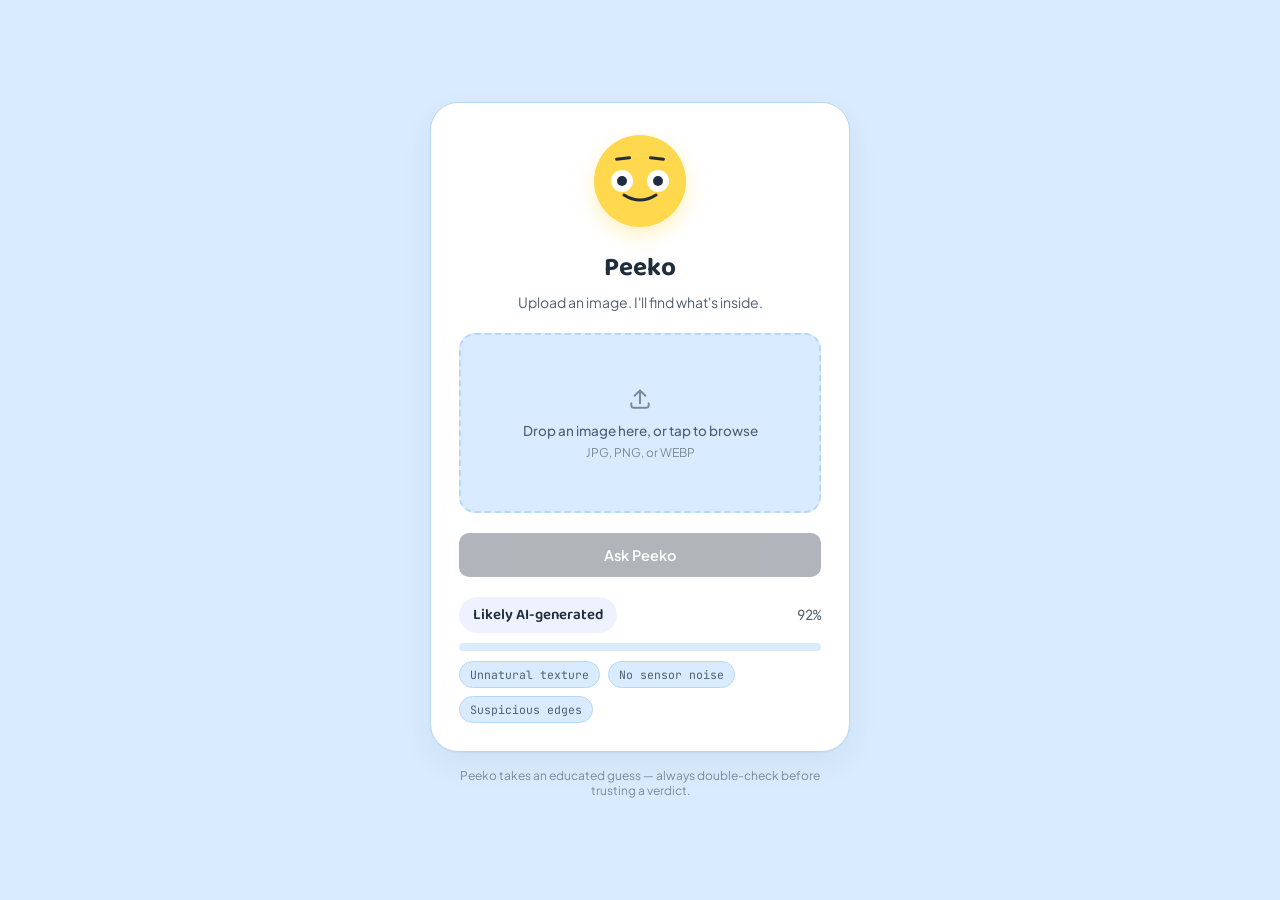
<file: templates/index.html>
<!DOCTYPE html>
<html lang="en">
<head>
    <meta charset="UTF-8">
    <meta name="viewport" content="width=device-width, initial-scale=1.0">
    <title>Peeko — the Image Detective</title>

    <link rel="preconnect" href="https://fonts.googleapis.com">
    <link href="https://fonts.googleapis.com/css2?family=Baloo+2:wght@500;600;700&family=Plus+Jakarta+Sans:wght@400;500;600&family=JetBrains+Mono:wght@500&display=swap" rel="stylesheet">

    <!-- FastAPI Static CSS -->
    <link rel="stylesheet" href="/static/style.css">
</head>
<body>

<main class="stage">

    <div class="card" id="card">

        <!-- Mascot -->
        <div class="mascot" id="mascot" aria-hidden="true">

            <div class="mascot-brow brow-l" id="browL"></div>
            <div class="mascot-brow brow-r" id="browR"></div>

            <div class="eye eye-l">
                <div class="pupil" id="pupilL"></div>
                <div class="lid" id="lidL"></div>
            </div>

            <div class="eye eye-r">
                <div class="pupil" id="pupilR"></div>
                <div class="lid" id="lidR"></div>
            </div>

            <svg
                class="mouth"
                id="mouth"
                viewBox="0 0 40 16"
                width="40"
                height="16">

                <path
                    id="mouthPath"
                    d="M4 4 Q20 14 36 4"
                    fill="none"
                    stroke-width="3"
                    stroke-linecap="round"/>
            </svg>

        </div>

        <!-- Heading -->
        <div class="headline">

            <h1>Peeko</h1>

            <p class="tagline" id="tagline">
                Upload an image. I'll find what's inside.
            </p>

        </div>

        <!-- Upload -->
        <div
            class="dropzone"
            id="dropzone"
            tabindex="0"
            role="button"
            aria-label="Upload an image to scan">

            <input
                type="file"
                id="fileInput"
                accept="image/*"
                hidden>

            <div class="dropzone-inner" id="dropzoneInner">

                <svg
                    class="icon-upload"
                    viewBox="0 0 24 24"
                    fill="none"
                    stroke-width="1.8"
                    stroke-linecap="round"
                    stroke-linejoin="round">

                    <path d="M12 16V4M12 4L7 9M12 4l5 5"/>
                    <path d="M4 16v2a2 2 0 0 0 2 2h12a2 2 0 0 0 2-2v-2"/>

                </svg>

                <p class="drop-label">
                    Drop an image here, or tap to browse
                </p>

                <p class="drop-sub">
                    JPG, PNG, or WEBP
                </p>

            </div>

            <img
                class="preview"
                id="preview"
                alt="Preview Image">

            <div class="scanline" id="scanline"></div>

        </div>

        <!-- Buttons -->
        <div class="actions">

            <button
                class="btn btn-primary"
                id="scanBtn"
                disabled>

                Ask Peeko

            </button>

            <button
                class="btn btn-ghost"
                id="resetBtn"
                hidden>

                Try another

            </button>

        </div>

        <!-- Results -->
        <div
            class="result"
            id="result"
            hidden>

            <div class="result-head">

                <span
                    class="verdict-badge"
                    id="verdictBadge">

                    Likely AI-generated

                </span>

                <span
                    class="confidence-num"
                    id="confidenceNum">

                    92%

                </span>

            </div>

            <div class="meter">
                <div
                    class="meter-fill"
                    id="meterFill">
                </div>
            </div>

            <div class="chips" id="chips">

                <span class="chip">Unnatural texture</span>
                <span class="chip">No sensor noise</span>
                <span class="chip">Suspicious edges</span>

            </div>

        </div>

    </div>

    <p class="footnote">
        Peeko takes an educated guess — always double-check before trusting a verdict.
    </p>

</main>

<!-- FastAPI Static JavaScript -->
<script src="/static/script.js"></script>

</body>
</html>
</file>
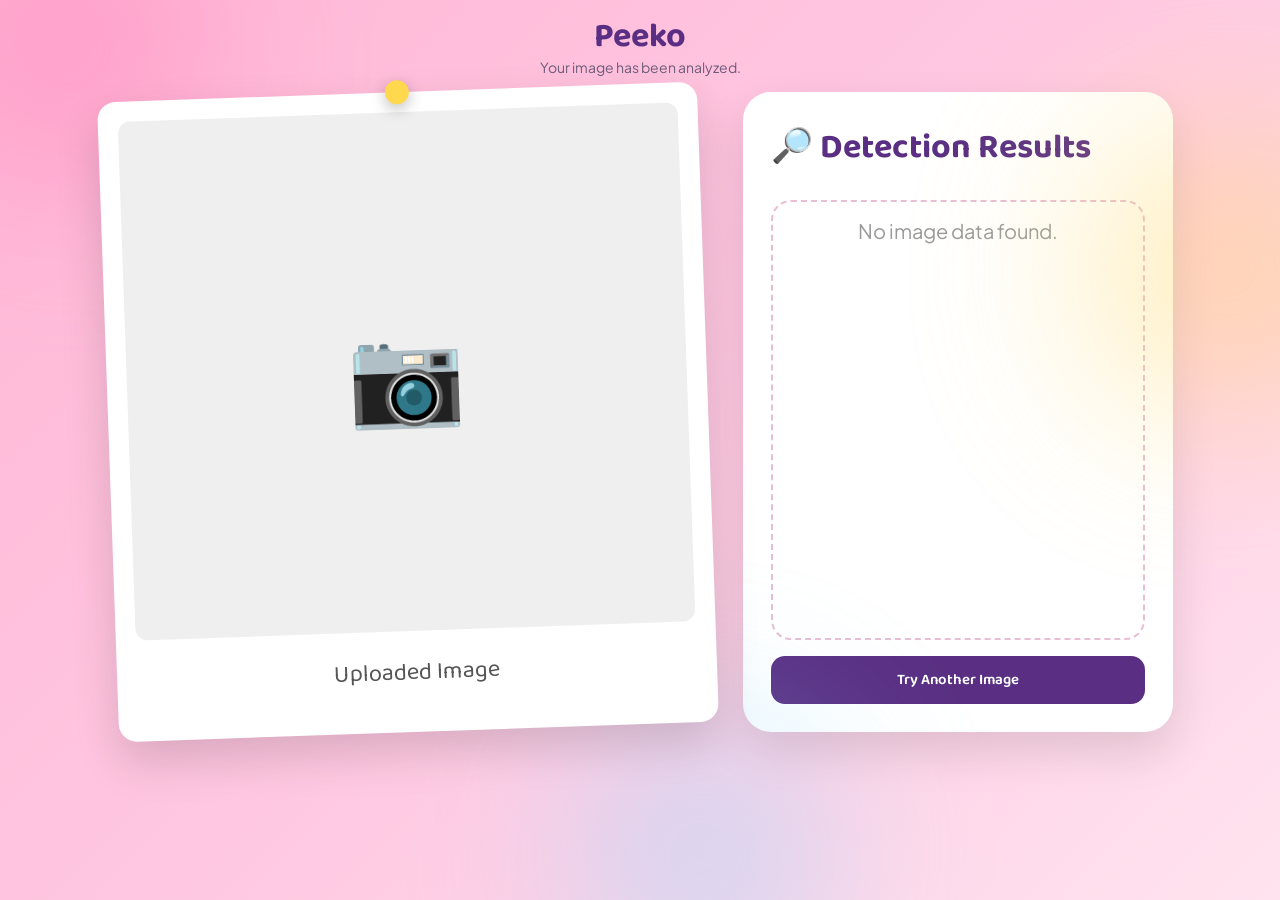
<file: templates/result.html>
<!DOCTYPE html>
<html lang="en">
<head>

    <meta charset="UTF-8">
    <meta name="viewport" content="width=device-width, initial-scale=1.0">

    <title>Peeko • Detection Result</title>

    <link rel="preconnect" href="https://fonts.googleapis.com">
    <link href="https://fonts.googleapis.com/css2?family=Baloo+2:wght@600;700&family=Plus+Jakarta+Sans:wght@400;500;600;700&display=swap" rel="stylesheet">

    <link rel="stylesheet" href="/static/result.css">

</head>

<body>

<div class="background">

    <div class="blob blob1"></div>
    <div class="blob blob2"></div>
    <div class="blob blob3"></div>

    <div class="hero">
        <h1>Peeko</h1>
        <p>Your image has been analyzed.</p>
    </div>

    <div class="content">

        <section class="polaroid">
            <div class="pin"></div>
            <div class="photo">
                <div class="placeholder">📷</div>
            </div>
            <div class="caption">Uploaded Image</div>
        </section>

        <section class="details-box">
            <h2>🔎 Detection Results</h2>
            <div class="results-area">
                <!-- populated by result.js -->
            </div>
            <button class="try-again-btn" id="tryAgainBtn">Try Another Image</button>
        </section>

    </div>

</div>

<script src="/static/result.js"></script>

</body>
</html>
</file>
<file: static/style.css>
:root{
  /* Backgrounds */
  --bg: #D9ECFF;
  --card: #FFFFFF;

  /* Text */
  --ink: #1F2D3D;
  --ink-soft: #506072;
  --muted: #7A8A9A;

  /* Borders */
  --border: #B7D7F5;

  /* Success (real objects detected) */
  --teal: #14B8A6;
  --teal-bg: #DDF8F4;
  --teal-ink: #0F766E;

  /* Warning / Highlight */
  --coral: #F97316;
  --coral-bg: #FFE9D9;
  --coral-ink: #B45309;

  /* Primary Accent */
  --violet: #6366F1;
  --violet-bg: #EEF2FF;

  --accent: var(--violet);
  --accent-bg: var(--violet-bg);

  /* Border Radius */
  --radius-lg: 28px;
  --radius-md: 16px;
  --radius-sm: 10px;

  /* Fonts */
  --font-display: 'Baloo 2', sans-serif;
  --font-body: 'Plus Jakarta Sans', sans-serif;
  --font-mono: 'JetBrains Mono', monospace;
}
*{ box-sizing: border-box; }

body{
  margin: 0;
  min-height: 100vh;
  background: var(--bg);
  font-family: var(--font-body);
  color: var(--ink);
  display: flex;
  align-items: center;
  justify-content: center;
  padding: 2.5rem 1.25rem;
}

.stage{
  width: 100%;
  max-width: 420px;
  display: flex;
  flex-direction: column;
  align-items: center;
  gap: 1rem;
}

/* ---------- card ---------- */
.card{
  width: 100%;
  background: var(--card);
  border: 1px solid var(--border);
  border-radius: var(--radius-lg);
  padding: 2rem 1.75rem 1.75rem;
  box-shadow: 0 1px 2px rgba(33,31,53,0.04), 0 12px 32px rgba(33,31,53,0.06);
  display: flex;
  flex-direction: column;
  align-items: center;
  gap: 1.25rem;
  transition: border-color .3s ease;
}

.card.mode-fake{ border-color: color-mix(in srgb, var(--coral) 35%, var(--border)); }
.card.mode-real{ border-color: color-mix(in srgb, var(--teal) 35%, var(--border)); }

/* ---------- mascot ---------- */
.mascot{
  position: relative;
  width: 92px;
  height: 92px;
  border-radius: 50%;
  background: #FFD84D;
  display: flex;
  align-items: center;
  justify-content: center;
  gap: 14px;
  transition: transform .3s ease;
  box-shadow: 0 8px 20px rgba(255, 216, 77, 0.35);
}
.card.mode-fake .mascot{
  background: #FFD84D;
}

.card.mode-real .mascot{
  background: #FFD84D;
}
.eye{
  position: relative;
  width: 22px;
  height: 22px;
  border-radius: 50%;
  background: var(--card);
  display: flex;
  align-items: center;
  justify-content: center;
  overflow: hidden;
}
.pupil{
  width: 10px;
  height: 10px;
  border-radius: 50%;
  background: var(--ink);
  transition: transform .3s ease;
}
.lid{
  position: absolute;
  top: -100%;
  left: 0;
  width: 100%;
  height: 100%;
  background: var(--accent-bg);
  border-radius: 0 0 50% 50%;
  transition: background .35s ease, top .18s ease;
}
.card.mode-fake .lid{ background: var(--coral-bg); }
.card.mode-real .lid{ background: var(--teal-bg); }

.mascot-brow{
  position: absolute;
  top: 22px;
  width: 16px;
  height: 3px;
  border-radius: 3px;
  background: var(--ink);
  transition: transform .3s ease;
}
.brow-l{ left: 21px; transform: rotate(-6deg); }
.brow-r{ right: 21px; transform: rotate(6deg); }

.mouth{
    position: absolute;
    bottom: 20px;
}

#mouthPath{
    stroke: var(--ink);
}
/* moods */
.card[data-mood="curious"] .pupil{ transform: translateY(2px); }
.card[data-mood="curious"] .brow-r{ transform: rotate(2deg) translateY(-2px); }

.card[data-mood="scanning"] .lid{ animation: blink 1.1s ease-in-out infinite; }
.card[data-mood="scanning"] .pupil{ animation: dart 1.1s ease-in-out infinite; }
@keyframes blink{
  0%, 100%{ top: -100%; }
  50%{ top: 0; }
}
@keyframes dart{
  0%, 100%{ transform: translateX(-2px); }
  50%{ transform: translateX(2px); }
}

.card[data-mood="suspicious"] .brow-l{
    transform: rotate(14deg) translateY(2px);
}

.card[data-mood="suspicious"] .brow-r{
    transform: rotate(-14deg) translateY(2px);
}

.card[data-mood="suspicious"] .eye{
    height: 14px;
    margin-top: 4px;
}

.card[data-mood="suspicious"] #mouthPath{
    stroke: var(--ink);
}

.card[data-mood="happy"] .brow-l{
    transform: rotate(-10deg) translateY(-2px);
}

.card[data-mood="happy"] .brow-r{
    transform: rotate(10deg) translateY(-2px);
}

.card[data-mood="happy"] .eye{
    height: 12px;
    margin-top: 5px;
    border-radius: 50% 50% 60% 60%;
}

.card[data-mood="happy"] #mouthPath{
    stroke: var(--ink);
}
/* ---------- headline ---------- */
.headline{ text-align: center; }
.headline h1{
  font-family: var(--font-display);
  font-weight: 700;
  font-size: 26px;
  margin: 0 0 4px;
  letter-spacing: 0.2px;
}
.tagline{
  margin: 0;
  font-size: 14px;
  color: var(--ink-soft);
  min-height: 20px;
}

/* ---------- dropzone ---------- */
.dropzone{
  width: 100%;
  position: relative;
  border: 2px dashed var(--border);
  border-radius: var(--radius-md);
  background: var(--bg);
  min-height: 180px;
  display: flex;
  align-items: center;
  justify-content: center;
  cursor: pointer;
  overflow: hidden;
  transition: border-color .2s ease, background .2s ease;
}
.dropzone:hover, .dropzone:focus-visible{ border-color: var(--accent); }
.dropzone.drag{ border-color: var(--accent); background: var(--accent-bg); }

.dropzone-inner{
  display: flex;
  flex-direction: column;
  align-items: center;
  gap: 6px;
  padding: 1.5rem;
  color: var(--muted);
}
.icon-upload{ width: 26px; height: 26px; stroke: var(--muted); }
.drop-label{ margin: 4px 0 0; font-size: 13.5px; font-weight: 500; color: var(--ink-soft); }
.drop-sub{ margin: 0; font-size: 12px; color: var(--muted); }

.preview{
  display: none;
  width: 100%;
  height: 220px;
  object-fit: cover;
}

.scanline{
  position: absolute;
  left: 0; right: 0;
  top: 0;
  height: 3px;
  background: linear-gradient(90deg, transparent, var(--accent), transparent);
  opacity: 0;
  pointer-events: none;
}
.scanline.active{
  opacity: 1;
  animation: sweep 1.6s ease-in-out;
}
@keyframes sweep{
  0%{ top: 0; }
  50%{ top: calc(100% - 3px); }
  100%{ top: 0; }
}

/* ---------- actions ---------- */
.actions{ width: 100%; display: flex; gap: 10px; }
.btn{
  flex: 1;
  height: 44px;
  border-radius: var(--radius-sm);
  border: none;
  font-family: var(--font-body);
  font-weight: 600;
  font-size: 14.5px;
  cursor: pointer;
  transition: transform .12s ease, opacity .2s ease, background .2s ease;
}
.btn:active{ transform: scale(0.98); }
.btn-primary{
  background: var(--ink);
  color: #fff;
}
.btn-primary:disabled{ opacity: 0.35; cursor: not-allowed; }
.btn-ghost{
  background: var(--bg);
  color: var(--ink-soft);
  border: 1px solid var(--border);
}

/* ---------- result ---------- */
.result{ width: 100%; display: flex; flex-direction: column; gap: 10px; }
.result-head{ display: flex; align-items: center; justify-content: space-between; }

.verdict-badge{
  font-family: var(--font-display);
  font-weight: 600;
  font-size: 15px;
  padding: 6px 14px;
  border-radius: 100px;
  background: var(--accent-bg);
  color: var(--ink);
}
.card.mode-fake .verdict-badge{ background: var(--coral-bg); color: var(--coral-ink); }
.card.mode-real .verdict-badge{ background: var(--teal-bg); color: var(--teal-ink); }

.confidence-num{
  font-family: var(--font-mono);
  font-size: 14px;
  color: var(--ink-soft);
}

.meter{
  width: 100%;
  height: 8px;
  border-radius: 4px;
  background: var(--bg);
  overflow: hidden;
}
.meter-fill{
  height: 100%;
  width: 0%;
  border-radius: 4px;
  background: var(--accent);
  transition: width .7s cubic-bezier(.3,.9,.4,1);
}
.card.mode-fake .meter-fill{ background: var(--coral); }
.card.mode-real .meter-fill{ background: var(--teal); }

.chips{ display: flex; flex-wrap: wrap; gap: 8px; }
.chip{
  font-family: var(--font-mono);
  font-size: 11.5px;
  padding: 5px 10px;
  border-radius: 100px;
  background: var(--bg);
  border: 1px solid var(--border);
  color: var(--ink-soft);
}

/* ---------- footnote ---------- */
.footnote{
  font-size: 12px;
  color: var(--muted);
  text-align: center;
  margin: 0;
  padding: 0 1rem;
}

/* ---------- responsive ---------- */
@media (max-width: 420px){
  .card{ padding: 1.5rem 1.25rem 1.25rem; border-radius: 22px; }
}

/* ---------- reduced motion ---------- */
@media (prefers-reduced-motion: reduce){
  .card[data-mood="scanning"] .lid,
  .card[data-mood="scanning"] .pupil,
  .scanline.active{ animation: none; }
}
</file>
<file: static/result.css>
/* -------------------- RESET -------------------- */
*{
    margin:0;
    padding:0;
    box-sizing:border-box;
}

body{
    font-family:"Plus Jakarta Sans",sans-serif;
    min-height:100vh;
    background:linear-gradient(135deg,#FFB6D5,#FFC8E2,#FFE3EF);
}

/* -------------------- BACKGROUND -------------------- */
.background{
    width:100%;
    min-height:100vh;
    padding:20px 60px;
    position:relative;
    overflow:hidden;
    display:flex;
    flex-direction:column;
}

/* -------------------- FLOATING BLOBS -------------------- */
.blob{
    position:absolute;
    border-radius:50%;
    filter:blur(90px);
    opacity:.45;
}
.blob1{ width:260px; height:260px; background:#FF77B7; top:-80px; left:-60px; }
.blob2{ width:300px; height:300px; background:#FFD86A; right:-100px; top:120px; }
.blob3{ width:250px; height:250px; background:#8ED7FF; bottom:-80px; left:45%; }

/* -------------------- HERO -------------------- */
.hero{
    text-align:center;
    margin-bottom:16px;
    position:relative;
    z-index:5;
}
.hero h1{
    font-family:"Baloo 2",sans-serif;
    font-size:34px;
    color:#5A2F83;
    margin:0;
    line-height:1;
}
.hero p{
    font-size:14px;
    color:#6E5B79;
    margin-top:4px;
}

/* -------------------- MAIN LAYOUT -------------------- */
.content{
    max-width:1450px;
    width:100%;
    margin:0 auto;
    display:flex;
    justify-content:center;
    align-items:stretch;
    flex-wrap:wrap;
    gap:35px;
    flex:1;
}

/* -------------------- POLAROID -------------------- */
.polaroid{
    width:600px;
    height:75vh;             /* fits within viewport, scales with screen size */
    max-height:640px;
    background:white;
    border-radius:18px;
    padding:20px;
    padding-bottom:40px;
    box-shadow:0 20px 45px rgba(0,0,0,.15);
    transform:rotate(-2deg);
    position:relative;
    display:flex;
    flex-direction:column;
}
.pin{
    width:24px;
    height:24px;
    background:#FFD84D;
    border-radius:50%;
    position:absolute;
    left:50%;
    top:-12px;
    transform:translateX(-50%);
    box-shadow:0 5px 15px rgba(0,0,0,.25);
}
.photo{
    width:100%;
    flex:1;
    min-height:0;            /* allows flex child to shrink properly */
    border-radius:12px;
    background:#EFEFEF;
    display:flex;
    justify-content:center;
    align-items:center;
    overflow:hidden;
}
.placeholder{
    font-size:95px;
}
.result-img{
    width:100%;
    height:100%;
    object-fit:cover;
    border-radius:12px;
}
.caption{
    margin-top:22px;
    text-align:center;
    font-family:"Baloo 2",sans-serif;
    font-size:24px;
    color:#555;
}

/* -------------------- RESULT BOX -------------------- */
.details-box{
    width:430px;
    height:75vh;
    max-height:640px;
    background:white;
    border-radius:28px;
    padding:28px;
    box-shadow:0 20px 45px rgba(0,0,0,.12);
    display:flex;
    flex-direction:column;
}
.details-box h2{
    font-family:"Baloo 2",sans-serif;
    font-size:34px;
    color:#5A2F83;
    margin-bottom:25px;
}
.results-area{
    width:100%;
    flex:1;
    min-height:0;
    overflow-y:auto;
    border:2px dashed #E7BED4;
    border-radius:20px;
    display:flex;
    flex-direction:column;
    align-items:stretch;
    justify-content:flex-start;
    padding:16px;
    gap:10px;
    color:#999;
    font-size:20px;
}

.detected-chip{
    display:flex;
    justify-content:space-between;
    align-items:center;
    background:#FFF5FA;
    border:1px solid #E7BED4;
    border-radius:14px;
    padding:12px 16px;
    font-size:15px;
    color:#5A2F83;
    flex-shrink:0;
}
.chip-label{
    font-family:"Baloo 2",sans-serif;
    font-weight:600;
}
.chip-confidence{
    font-family:"Plus Jakarta Sans",sans-serif;
    color:#8A7590;
    font-size:14px;
}

/* -------------------- responsive -------------------- */
@media (max-width: 1100px){
    .polaroid, .details-box{
        height:auto;
        max-height:none;
    }
}
.try-again-btn{
    margin-top:16px;
    padding:12px 20px;
    border:none;
    border-radius:14px;
    background:#5A2F83;
    color:#fff;
    font-family:"Baloo 2",sans-serif;
    font-weight:600;
    font-size:15px;
    cursor:pointer;
    transition:transform .12s ease, background .2s ease;
}
.try-again-btn:hover{
    background:#472568;
}
.try-again-btn:active{
    transform:scale(0.97);
}
</file>
